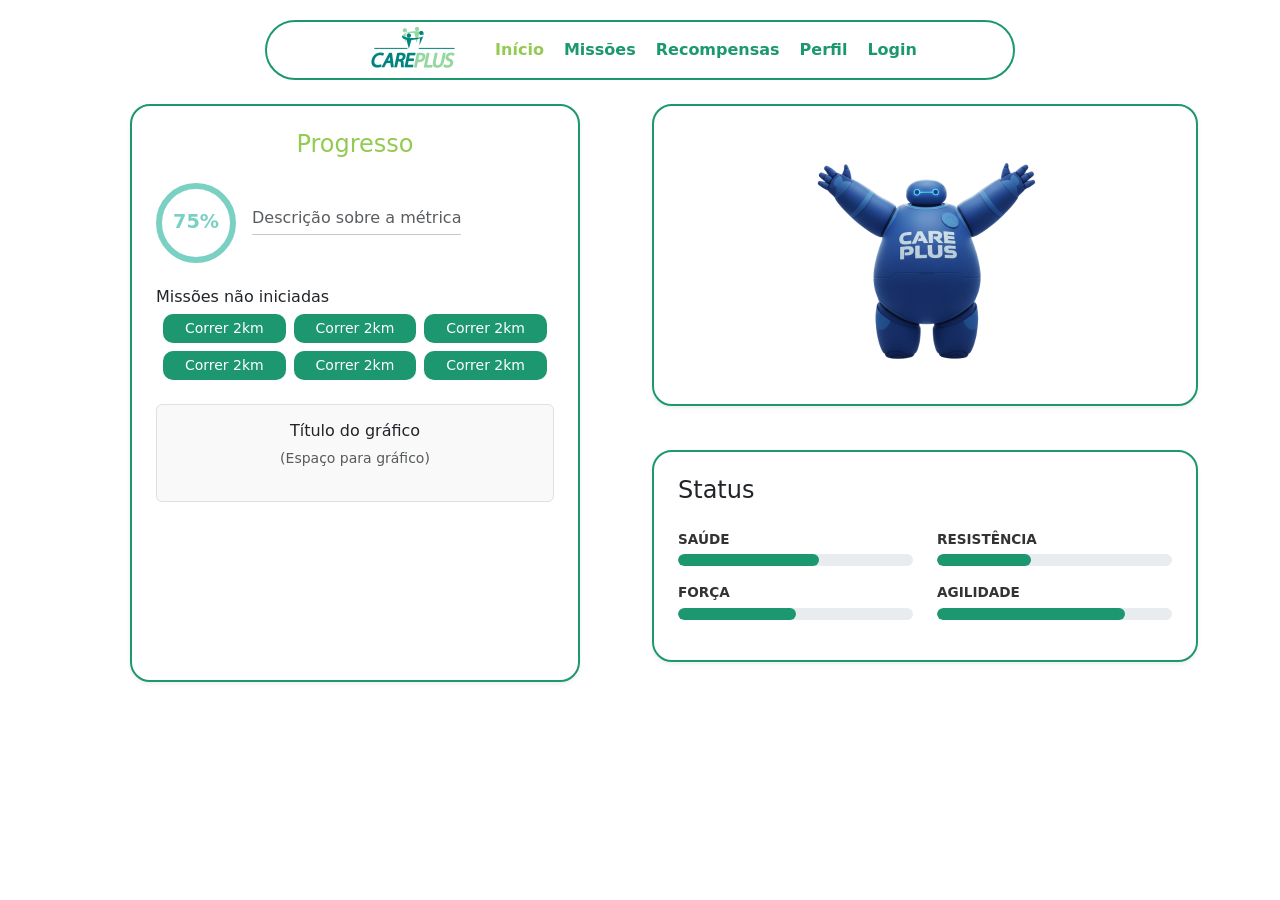
<file: index.html>
<!DOCTYPE html>
<html lang="en">
<head>
    <meta charset="UTF-8">
    <meta name="viewport" content="width=device-width, initial-scale=1.0">
    <link href="https://cdn.jsdelivr.net/npm/bootstrap@5.3.0/dist/css/bootstrap.min.css" rel="stylesheet">
    <link rel="stylesheet" href="style.css">
    <link rel="icon" type="image/png" href="src/assets/Careplus_logo.png">
    <title>Care Plus</title>
</head>

<body>
    <header>
        <nav>
            <img src="src/assets/Careplus_logo.png" alt="Logo Care Plus" id="logo_careplus">
            <ul>
                <li><a href="../../index.html" class="active">Início</a></li>
                <li><a href="src/pages/missoes.html">Missões</a></li>
                <li><a href="src/pages/recompensas.html">Recompensas</a></li>
                <li><a href="src/pages/perfil.html">Perfil</a></li>
                <li><a href="src/pages/login.html">Login</a></li>
            </ul>
        </nav>
    </header>

    <main class="container mt-4">
        <div class="row">
            <section class="col-md-6" id="progresso">
                <div class="card p-4 shadow-sm h-100">
                    <h2 class="h4 mb-4">Progresso</h2>

                    <div class="d-flex align-items-center mb-4">    
                        <div class="circulo-progresso d-flex align-items-center justify-content-center">
                            75%
                        </div>
                        <div class="ms-3">
                            <p class="mb-0 text-muted">Descrição sobre a métrica</p>
                            <hr class="my-1">
                        </div>
                    </div>

                    <div class="missoes mb-4">
                        <h3 class="h6">Missões não iniciadas</h3>
                        <div class="d-flex flex-wrap gap-2">
                            <button class="btn btn-primary btn-sm">Correr 2km</button>
                            <button class="btn btn-primary btn-sm">Correr 2km</button>
                            <button class="btn btn-primary btn-sm">Correr 2km</button>
                            <button class="btn btn-primary btn-sm">Correr 2km</button>
                            <button class="btn btn-primary btn-sm">Correr 2km</button>
                            <button class="btn btn-primary btn-sm">Correr 2km</button>
                        </div>
                    </div>

                    <div class="grafico border p-3 rounded bg-light text-center">
                        <h4 class="h6">Título do gráfico</h4>
                        <p class="small text-muted">(Espaço para gráfico)</p>
                    </div>
                </div>
            </section>
            <div class="col-md-6">
                <div class="row mb-4">
                    <section class="col-12" id="mascote">
                        <div class="card p-4 shadow-sm d-flex align-items-center justify-content-center">
                            <figure class="m-0 text-center">
                                <img src="src/assets/MASCOTE _CARE_PLUS.png" alt="Mascote Careplus" class="img-fluid" style="max-height: 250px;">
                            </figure>
                        </div>
                    </section>
                </div>
                <div class="row">
                    <section class="col-12" id="usuario-status">
                        <div class="card p-4 shadow-sm">
                            <h3 class="h4 mb-4">Status</h3>
                            
                            <div class="row">
                                <div class="col-6 mb-3"><label>SAÚDE</label><div class="progress"><div class="progress-bar" style="width: 60%"></div></div></div>
                                <div class="col-6 mb-3"><label>RESISTÊNCIA</label><div class="progress"><div class="progress-bar" style="width: 40%"></div></div></div>
                                <div class="col-6 mb-3"><label>FORÇA</label><div class="progress"><div class="progress-bar" style="width: 50%"></div></div></div>
                                <div class="col-6 mb-3"><label>AGILIDADE</label><div class="progress"><div class="progress-bar" style="width: 80%"></div></div></div>
                            </div>
                        </div>
                    </section>
                </div>
            </div>
        </div>
    </main>
</body>
</html>
</file>
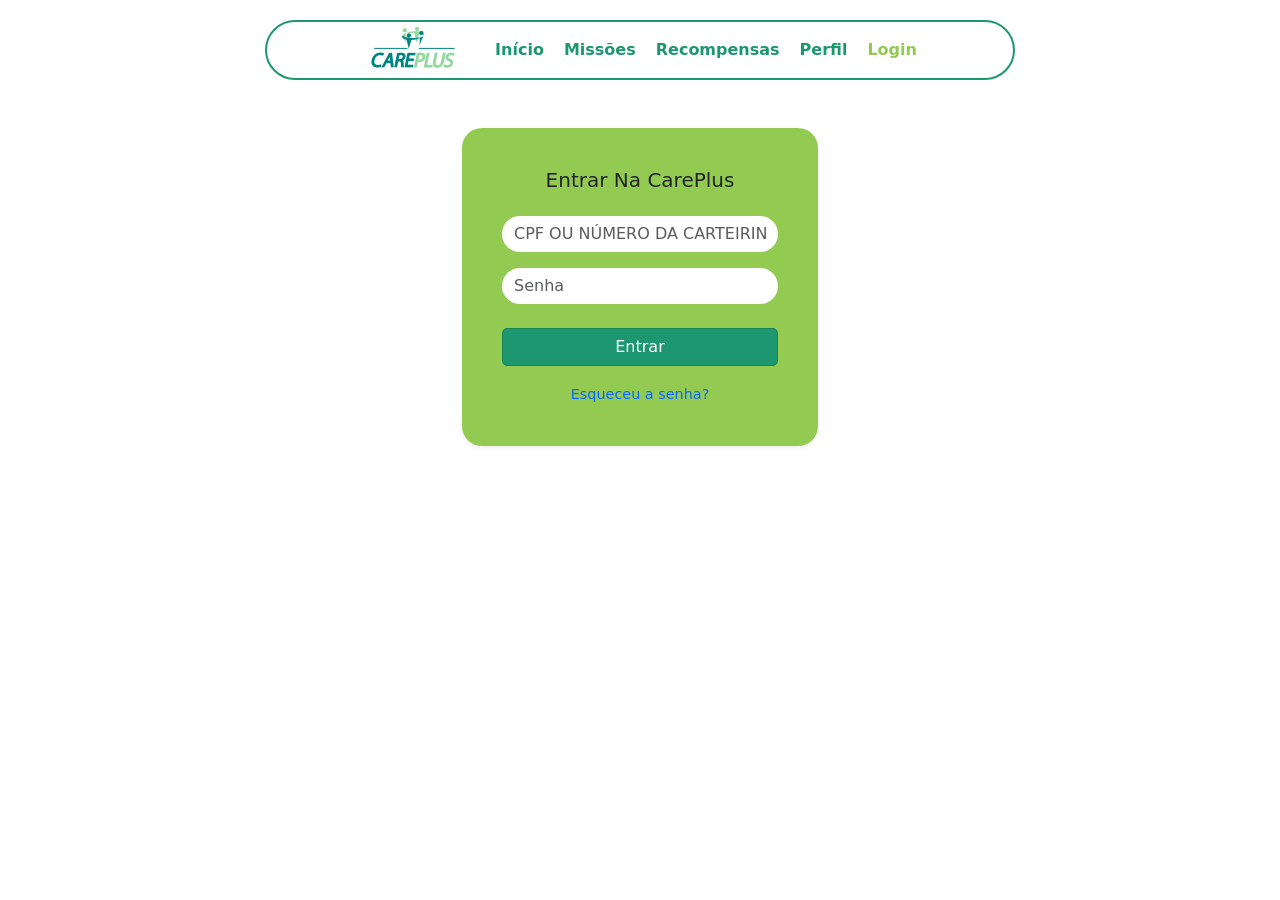
<file: src/pages/login.html>
<!DOCTYPE html>
<html lang="en">
<head>
    <meta charset="UTF-8">
    <meta name="viewport" content="width=device-width, initial-scale=1.0">
    <link href="https://cdn.jsdelivr.net/npm/bootstrap@5.3.0/dist/css/bootstrap.min.css" rel="stylesheet">
    <link rel="stylesheet" href="../../style.css">
    <link rel="icon" type="image/png" href="../../src/assets/Careplus_logo.png">
    <title>Care Plus</title>
</head>
<body>
    <header>
        <nav>
            <img src="../assets/Careplus_logo.png" alt="Logo Care Plus" id="logo_careplus">
            <ul>
                <li><a href="../../index.html">Início</a></li>
                <li><a href="../../src/pages/missoes.html">Missões</a></li>
                <li><a href="../../src/pages/recompensas.html">Recompensas</a></li>
                <li><a href="../../src/pages/perfil.html">Perfil</a></li>
                <li><a href="../../src/pages/login.html" class="active">Login</a></li>
            </ul>
        </nav>
    </header>

    <main class="container mt-5">
        <div class="row justify-content-center">
            <section class="col-12 col-md-6 col-lg-4">
                <div class="card p-4 shadow-sm border-0" style="background-color: #93CB52; border-radius: 20px;">
                    <div class="card-body text-center">
                        <h2 class="h5 mb-4">Entrar Na CarePlus</h2>
                        
                        <form action="../../index.html" method="GET">
                            <div class="mb-3">
                                <input type="text" class="form-control rounded-pill border-0" placeholder="CPF OU NÚMERO DA CARTEIRINHA">
                            </div>
                            
                            <div class="mb-3">
                                <input type="password" class="form-control rounded-pill border-0" placeholder="Senha">
                            </div>
                            
                            <div class="d-grid mt-4">
                                <button type="submit" class="btn btn-success text-white px-4" style="background-color: #1C9770; border-radius: 5px;">
                                    Entrar
                                </button>
                            </div>
                            
                            <div class="mt-3">
                                <a href="#" class="text-decoration-none" style="color: #0866FF; font-size: 0.9rem;">Esqueceu a senha?</a>
                            </div>
                        </form>
                    </div>
                </div>
            </section>
        </div>
    </main>
</body>
</html>
</file>
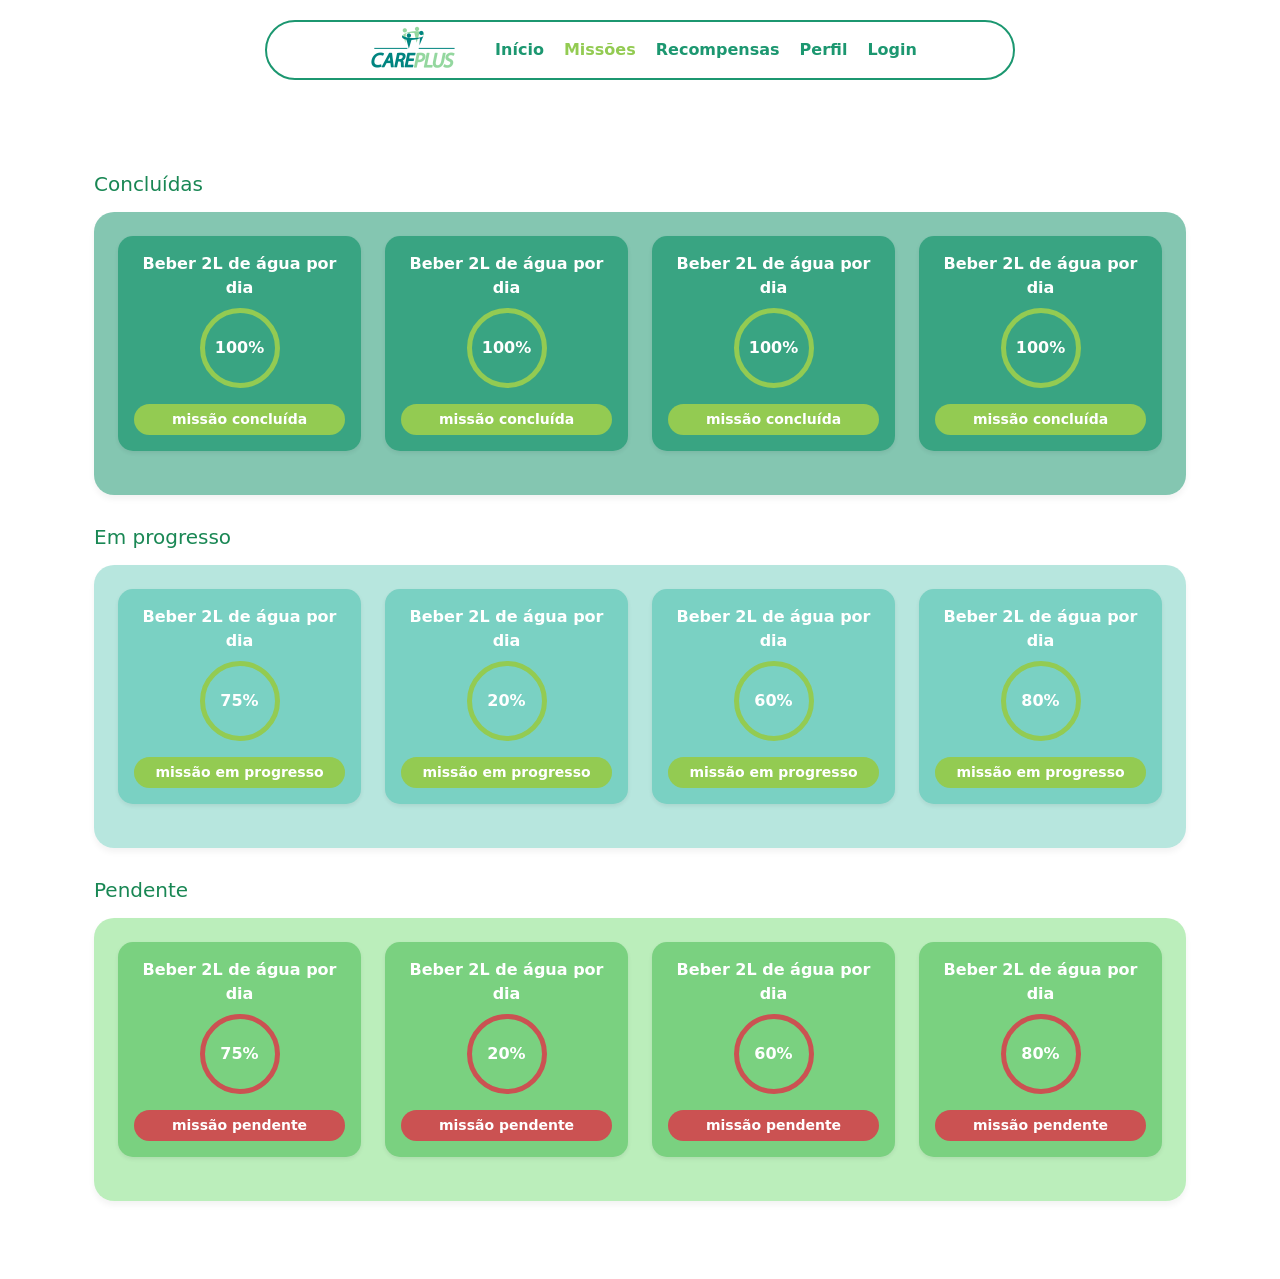
<file: src/pages/missoes.html>
<!DOCTYPE html>
<html lang="en">
<head>
    <meta charset="UTF-8">
    <meta name="viewport" content="width=device-width, initial-scale=1.0">
    <link href="https://cdn.jsdelivr.net/npm/bootstrap@5.3.0/dist/css/bootstrap.min.css" rel="stylesheet">
    <link rel="stylesheet" href="../../style.css">
    <link rel="icon" type="image/png" href="../../src/assets/Careplus_logo.png">
    <title>Care Plus</title>
</head>
<body class="pagina-missoes">
    <header>
        <nav>
            <img src="../../src/assets/Careplus_logo.png" alt="Logo Care Plus" id="logo_careplus">
            <ul>
                <li><a href="../../index.html">Início</a></li>
                <li><a href="../../src/pages/missoes.html" class="active">Missões</a></li>
                <li><a href="../../src/pages/recompensas.html">Recompensas</a></li>
                <li><a href="../../src/pages/perfil.html">Perfil</a></li>
                <li><a href="../../src/pages/login.html">Login</a></li>
            </ul>
        </nav>
    </header>

    <main class="container py-5">
       <section class="container mt-4">
            <h2 class="h5 mb-3 text-success">Concluídas</h2>
            <div class="p-4" style="background-color: rgba(28, 151, 112, 0.54); border-radius: 20px;">
                <div class="row">
                    <div class="col-12 col-md-6 col-lg-3">
                        <div class="card p-3 text-center border-0 shadow-sm" style="background-color: rgba(28, 151, 112, 0.71); border-radius: 15px;">
                            <p class="text-white fw-bold mb-2">Beber 2L de água por dia</p>
                            <div class="rounded-circle mx-auto d-flex align-items-center justify-content-center" style="width: 80px; height: 80px; border: 5px solid #93CB52; ">
                                <span class="fw-bold text-white">100%</span>
                            </div>
                            <button class="btn btn-sm mt-3 rounded-pill fw-bold" style="background-color: #93CB52; color: #fff;">
                                missão concluída
                            </button>
                        </div>
                    </div>

                    <div class="col-12 col-md-6 col-lg-3">
                        <div class="card p-3 text-center border-0 shadow-sm" style="background-color: rgba(28, 151, 112, 0.71); border-radius: 15px;">
                            <p class="text-white fw-bold mb-2">Beber 2L de água por dia</p>
                            <div class="rounded-circle mx-auto d-flex align-items-center justify-content-center" style="width: 80px; height: 80px; border: 5px solid #93CB52; ">
                                <span class="fw-bold text-white">100%</span>
                            </div>
                            <button class="btn btn-sm mt-3 rounded-pill fw-bold" style="background-color: #93CB52; color: #fff;">
                                missão concluída
                            </button>
                        </div>
                    </div>

                    <div class="col-12 col-md-6 col-lg-3">
                        <div class="card p-3 text-center border-0 shadow-sm" style="background-color: rgba(28, 151, 112, 0.71); border-radius: 15px;">
                            <p class="text-white fw-bold mb-2">Beber 2L de água por dia</p>
                            <div class="rounded-circle mx-auto d-flex align-items-center justify-content-center" style="width: 80px; height: 80px; border: 5px solid #93CB52; ">
                                <span class="fw-bold text-white">100%</span>
                            </div>
                            <button class="btn btn-sm mt-3 rounded-pill fw-bold" style="background-color: #93CB52; color: #fff;">
                                missão concluída
                            </button>
                        </div>
                    </div>

                    <div class="col-12 col-md-6 col-lg-3">
                        <div class="card p-3 text-center border-0 shadow-sm" style="background-color: rgba(28, 151, 112, 0.71); border-radius: 15px;">
                            <p class="text-white fw-bold mb-2">Beber 2L de água por dia</p>
                            <div class="rounded-circle mx-auto d-flex align-items-center justify-content-center" style="width: 80px; height: 80px; border: 5px solid #93CB52; ">
                                <span class="fw-bold text-white">100%</span>
                            </div>
                            <button class="btn btn-sm mt-3 rounded-pill fw-bold" style="background-color: #93CB52; color: #fff;">
                                missão concluída
                            </button>
                        </div>
                    </div>
                </div>
            </div>

            <h2 class="h5 mb-3 text-success color:" style="color: #7AD1C3;">Em progresso</h2>
            <div class="p-4" style="background-color: rgba(122, 209, 195, 0.54); border-radius: 20px;">
                <div class="row">
                    <div class="col-12 col-md-6 col-lg-3">
                        <div class="card p-3 text-center border-0 shadow-sm" style="background-color: rgba(122, 209, 195); border-radius: 15px;">
                            <p class="text-white fw-bold mb-2">Beber 2L de água por dia</p>
                            <div class="rounded-circle mx-auto d-flex align-items-center justify-content-center" style="width: 80px; height: 80px; border: 5px solid #93CB52; ">
                                <span class="fw-bold text-white">75%</span>
                            </div>
                            <button class="btn btn-sm mt-3 rounded-pill fw-bold" style="background-color: #93CB52; color: #fff;">
                                missão em progresso
                            </button>
                        </div>
                    </div>

                    <div class="col-12 col-md-6 col-lg-3">
                        <div class="card p-3 text-center border-0 shadow-sm" style="background-color: rgba(122, 209, 195); border-radius: 15px;">
                            <p class="text-white fw-bold mb-2">Beber 2L de água por dia</p>
                            <div class="rounded-circle mx-auto d-flex align-items-center justify-content-center" style="width: 80px; height: 80px; border: 5px solid #93CB52; ">
                                <span class="fw-bold text-white">20%</span>
                            </div>
                            <button class="btn btn-sm mt-3 rounded-pill fw-bold" style="background-color: #93CB52; color: #fff;">
                                missão em progresso
                            </button>
                        </div>
                    </div>

                    <div class="col-12 col-md-6 col-lg-3">
                        <div class="card p-3 text-center border-0 shadow-sm" style="background-color: rgba(122, 209, 195); border-radius: 15px;">
                            <p class="text-white fw-bold mb-2">Beber 2L de água por dia</p>
                            <div class="rounded-circle mx-auto d-flex align-items-center justify-content-center" style="width: 80px; height: 80px; border: 5px solid #93CB52; ">
                                <span class="fw-bold text-white">60%</span>
                            </div>
                            <button class="btn btn-sm mt-3 rounded-pill fw-bold" style="background-color: #93CB52; color: #fff;">
                                missão em progresso
                            </button>
                        </div>
                    </div>

                    <div class="col-12 col-md-6 col-lg-3">
                        <div class="card p-3 text-center border-0 shadow-sm" style="background-color: rgba(122, 209, 195); border-radius: 15px;">
                            <p class="text-white fw-bold mb-2">Beber 2L de água por dia</p>
                            <div class="rounded-circle mx-auto d-flex align-items-center justify-content-center" style="width: 80px; height: 80px; border: 5px solid #93CB52; ">
                                <span class="fw-bold text-white">80%</span>
                            </div>
                            <button class="btn btn-sm mt-3 rounded-pill fw-bold" style="background-color: #93CB52; color: #fff;">
                                missão em progresso
                            </button>
                        </div>
                    </div>

                </div>
            </div>

            <h2 class="h5 mb-3 text-success">Pendente</h2>
            <div class="p-4" style="background-color: rgba(149,228,149, 0.64); border-radius: 20px;">
                <div class="row">
                    <div class="col-12 col-md-6 col-lg-3">
                        <div class="card p-3 text-center border-0 shadow-sm" style="background-color: #7AD180; border-radius: 15px;">
                            <p class="text-white fw-bold mb-2">Beber 2L de água por dia</p>
                            <div class="rounded-circle mx-auto d-flex align-items-center justify-content-center" style="width: 80px; height: 80px; border: 5px solid #CB5252; ">
                                <span class="fw-bold text-white">75%</span>
                            </div>
                            <button class="btn btn-sm mt-3 rounded-pill fw-bold" style="background-color: #CB5252; color: #fff;">
                                missão pendente
                            </button>
                        </div>
                    </div>

                    <div class="col-12 col-md-6 col-lg-3">
                        <div class="card p-3 text-center border-0 shadow-sm" style="background-color: #7AD180; border-radius: 15px;">
                            <p class="text-white fw-bold mb-2">Beber 2L de água por dia</p>
                            <div class="rounded-circle mx-auto d-flex align-items-center justify-content-center" style="width: 80px; height: 80px; border: 5px solid #CB5252; ">
                                <span class="fw-bold text-white">20%</span>
                            </div>
                            <button class="btn btn-sm mt-3 rounded-pill fw-bold" style="background-color: #CB5252; color: #fff;">
                                missão pendente
                            </button>
                        </div>
                    </div>

                    <div class="col-12 col-md-6 col-lg-3">
                        <div class="card p-3 text-center border-0 shadow-sm" style="background-color: #7AD180; border-radius: 15px;">
                            <p class="text-white fw-bold mb-2">Beber 2L de água por dia</p>
                            <div class="rounded-circle mx-auto d-flex align-items-center justify-content-center" style="width: 80px; height: 80px; border: 5px solid #CB5252; ">
                                <span class="fw-bold text-white">60%</span>
                            </div>
                            <button class="btn btn-sm mt-3 rounded-pill fw-bold" style="background-color: #CB5252; color: #fff;">
                                missão pendente
                            </button>
                        </div>
                    </div>

                    <div class="col-12 col-md-6 col-lg-3">
                        <div class="card p-3 text-center border-0 shadow-sm" style="background-color: #7AD180; border-radius: 15px;">
                            <p class="text-white fw-bold mb-2">Beber 2L de água por dia</p>
                            <div class="rounded-circle mx-auto d-flex align-items-center justify-content-center" style="width: 80px; height: 80px; border: 5px solid #CB5252; ">
                                <span class="fw-bold text-white">80%</span>
                            </div>
                            <button class="btn btn-sm mt-3 rounded-pill fw-bold" style="background-color: #CB5252; color: #fff;">
                                missão pendente
                            </button>
                        </div>
                    </div>
                </div>
            </div>
        </section>
    </main>

</body>
</html>
</file>
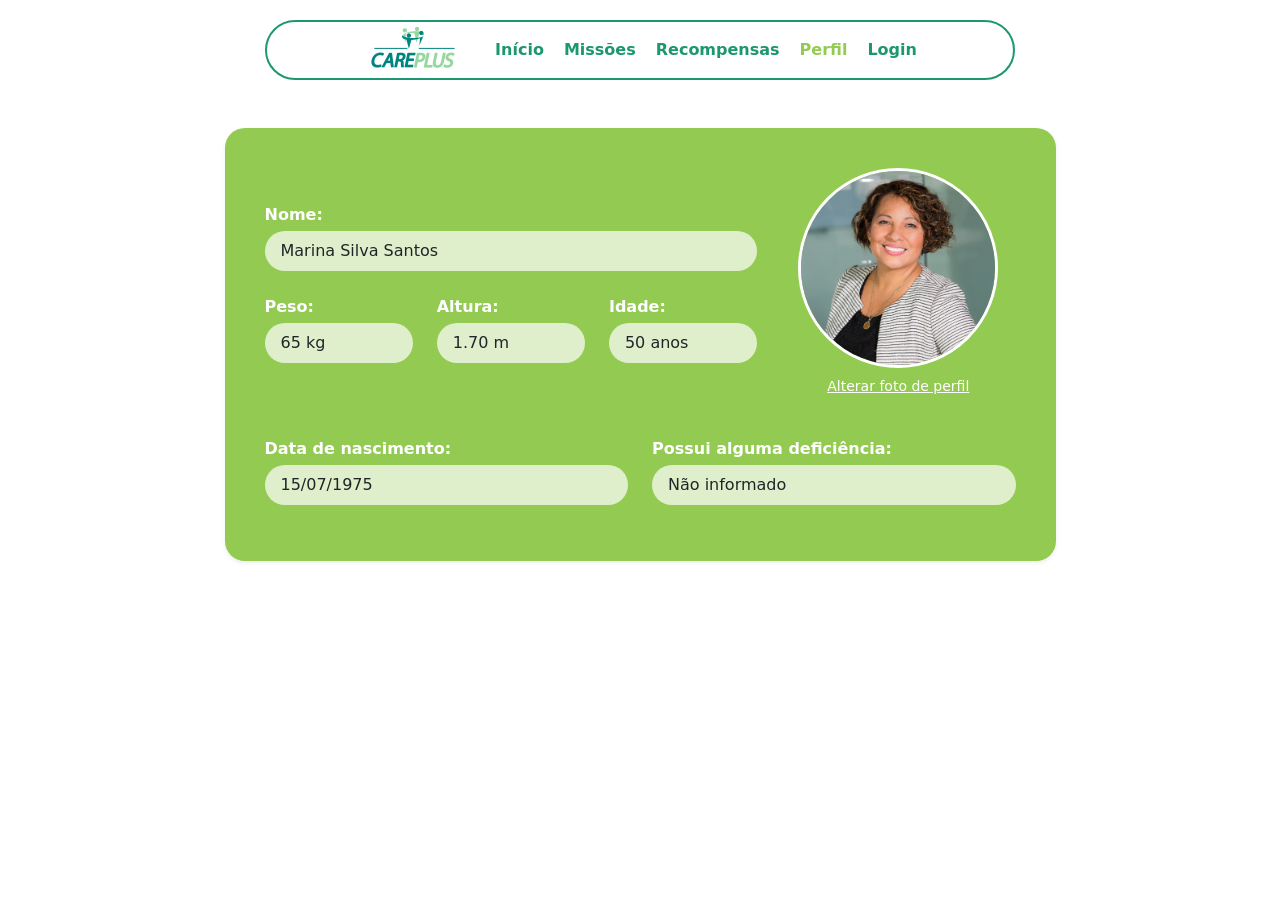
<file: src/pages/perfil.html>
<!DOCTYPE html>
<html lang="en">
<head>
    <meta charset="UTF-8">
    <meta name="viewport" content="width=device-width, initial-scale=1.0">
    <link href="https://cdn.jsdelivr.net/npm/bootstrap@5.3.0/dist/css/bootstrap.min.css" rel="stylesheet">
    <link rel="stylesheet" href="../../style.css">
    <link rel="icon" type="image/png" href="../../src/assets/Careplus_logo.png">
    <title>Care Plus</title>
</head>
<body>
    <header>
        <nav>
            <img src="../../src/assets/Careplus_logo.png" alt="Logo Care Plus" id="logo_careplus">
            <ul>
                <li><a href="../../index.html">Início</a></li>
                <li><a href="../../src/pages/missoes.html">Missões</a></li>
                <li><a href="../../src/pages/recompensas.html">Recompensas</a></li>
                <li><a href="../../src/pages/perfil.html" class="active">Perfil</a></li>
                <li><a href="../../src/pages/login.html">Login</a></li>
            </ul>
        </nav>
    </header>

    <main class="container mt-5">
        <div class="row justify-content-center">
            <section class="col-12 col-md-10 col-lg-9"> <div class="card p-4 shadow-sm border-0" style="background-color: #93CB52; border-radius: 20px;">
                    <div class="card-body text-white">
                        
                        <div class="row align-items-center mb-4">
                            <div class="col-12 col-md-4 text-center order-md-2 mb-3 mb-md-0">
                                <img src="../../src/assets/foto_perfil.jpg" alt="Foto de Perfil de Marina" class="rounded-circle mb-2" style="width: 200px; height: 200px; object-fit: cover; border: 3px solid white;">
                                <p class="small text-decoration-underline" style="cursor: pointer;">Alterar foto de perfil</p>
                            </div>

                            <div class="col-12 col-md-8 order-md-1">
                                
                                <div class="mb-4">
                                    <label class="fw-bold mb-1 display-block">Nome:</label>
                                    <div class="perfil-dado-fixo rounded-pill px-3 py-2 bg-white-50 text-dark">
                                        Marina Silva Santos
                                    </div>
                                </div>

                                <div class="row">
                                    <div class="col-4 mb-3">
                                        <label class="fw-bold mb-1 display-block">Peso:</label>
                                        <div class="perfil-dado-fixo rounded-pill px-3 py-2 bg-white-50 text-dark text-center">
                                            65 kg
                                        </div>
                                    </div>
                                    <div class="col-4 mb-3">
                                        <label class="fw-bold mb-1 display-block">Altura:</label>
                                        <div class="perfil-dado-fixo rounded-pill px-3 py-2 bg-white-50 text-dark text-center">
                                            1.70 m
                                        </div>
                                    </div>
                                    <div class="col-4 mb-3">
                                        <label class="fw-bold mb-1 display-block">Idade:</label>
                                        <div class="perfil-dado-fixo rounded-pill px-3 py-2 bg-white-50 text-dark text-center">
                                            50 anos
                                        </div>
                                    </div>
                                </div>
                            </div>
                        </div>

                        <div class="row">
                            <div class="col-md-6 mb-3">
                                <label class="fw-bold mb-1 display-block">Data de nascimento:</label>
                                <div class="perfil-dado-fixo rounded-pill px-3 py-2 bg-white-50 text-dark">
                                    15/07/1975
                                </div>
                            </div>
                            <div class="col-md-6 mb-3">
                                <label class="fw-bold mb-1 display-block">Possui alguma deficiência:</label>
                                <div class="perfil-dado-fixo rounded-pill px-3 py-2 bg-white-50 text-dark">
                                    Não informado
                                </div>
                            </div>
                        </div>

                    </div>
                </div>
            </section>
        </div>
    </main>
</body>
</html>
</file>
<file: style.css>
/* estilização barra de navegação*/

header {
    margin: 20px;
}

nav {
    width: 95%;
    height: 60px;
    margin: auto;
    max-width: 750px;
    display: flex;
    align-items: center; 
    justify-content: center;
    border: 2px solid #1C9770; 
    border-radius: 50px; 
    padding: 10px 30px;
}

nav ul {
    display: flex;
    list-style: none;
    margin: 0;
    gap: 20px; 
}

nav ul li a {
    color: #1C9770 !important; 
    text-decoration: none;
    font-weight: bold;
    transition: color 0.3s ease;
}

nav ul li a.active  {
    color: #93CB52 !important;
}

#logo_careplus {
    height: 100px;
    width: 100px;
}


/* estilização do card progresso na pagina index */

#progresso .card {
    border: 2px solid #1C9770;
    border-radius: 20px;       
    background-color: #ffffff;
    max-width: 450px;
    margin: 0 auto;
}

#progresso h2 {
    color: #93CB52;
    text-align: center;
}

.circulo-progresso {
    width: 80px;
    height: 80px;
    border: 6px solid #7AD1C3; 
    border-radius: 50%;
    color: #7AD1C3;
    font-weight: bold;
    font-size: 1.2rem;
}

.missoes .d-flex {
    display: flex;
    flex-wrap: wrap;
    justify-content: center; 
    gap: 10px;
    
}

.missoes button {
    background-color: #1C9770 !important; 
    border: none;
    border-radius: 10px;
    width: calc(33.33% - 10px);
}

.grafico {
    border: 1px solid #e0e0e0 !important;
    background-color: #f9f9f9 !important;
}

/* estilização do card status na pagina index */
#mascote .card,
#usuario-status .card {
    width: 100%;
    border: 2px solid #1C9770;
    border-radius: 20px;
    margin-bottom: 20px;
}

#usuario-status label {
    font-size: 0.85rem;
    font-weight: bold;
    color: #333;
    margin-bottom: 5px;
}

.progress {
    height: 12px; 
    background-color: #e9ecef;
    border-radius: 10px;
}

.progress-bar {
    background-color: #1C9770 !important; 
    border-radius: 10px;
}

/* estilização mascote na pagina index*/

#mascote .card {
    border: 2px solid #1C9770; 
    border-radius: 20px;
    background-color: #ffffff;
}

#mascote img {
    transition: transform 0.3s ease;
}

/* estilização pagina perfil */

label {
    margin-bottom: 5px;
    display: block;
}

.bg-white-50 {
    background-color: rgba(255, 255, 255, 0.7);
    padding: 0.5rem 1rem;
}

.perfil-dado-fixo {
    border: none;
    font-size: 1rem;
    min-height: 40px; 
    display: flex;
    align-items: center;
}
.display-block {
    display: block;
}

/* estilização da pagina missões */

.pagina-missoes .card {
    max-width: 300px;
    margin: 0 auto;
}

.pagina-missoes .row {
    justify-content: center;
}

.pagina-missoes .col-12 {
    margin-bottom: 20px;
}

.pagina-missoes .p-4 {
    margin-bottom: 30px;
    box-shadow: 0 4px 6px rgba(0,0,0,0.05); 
}
</file>
